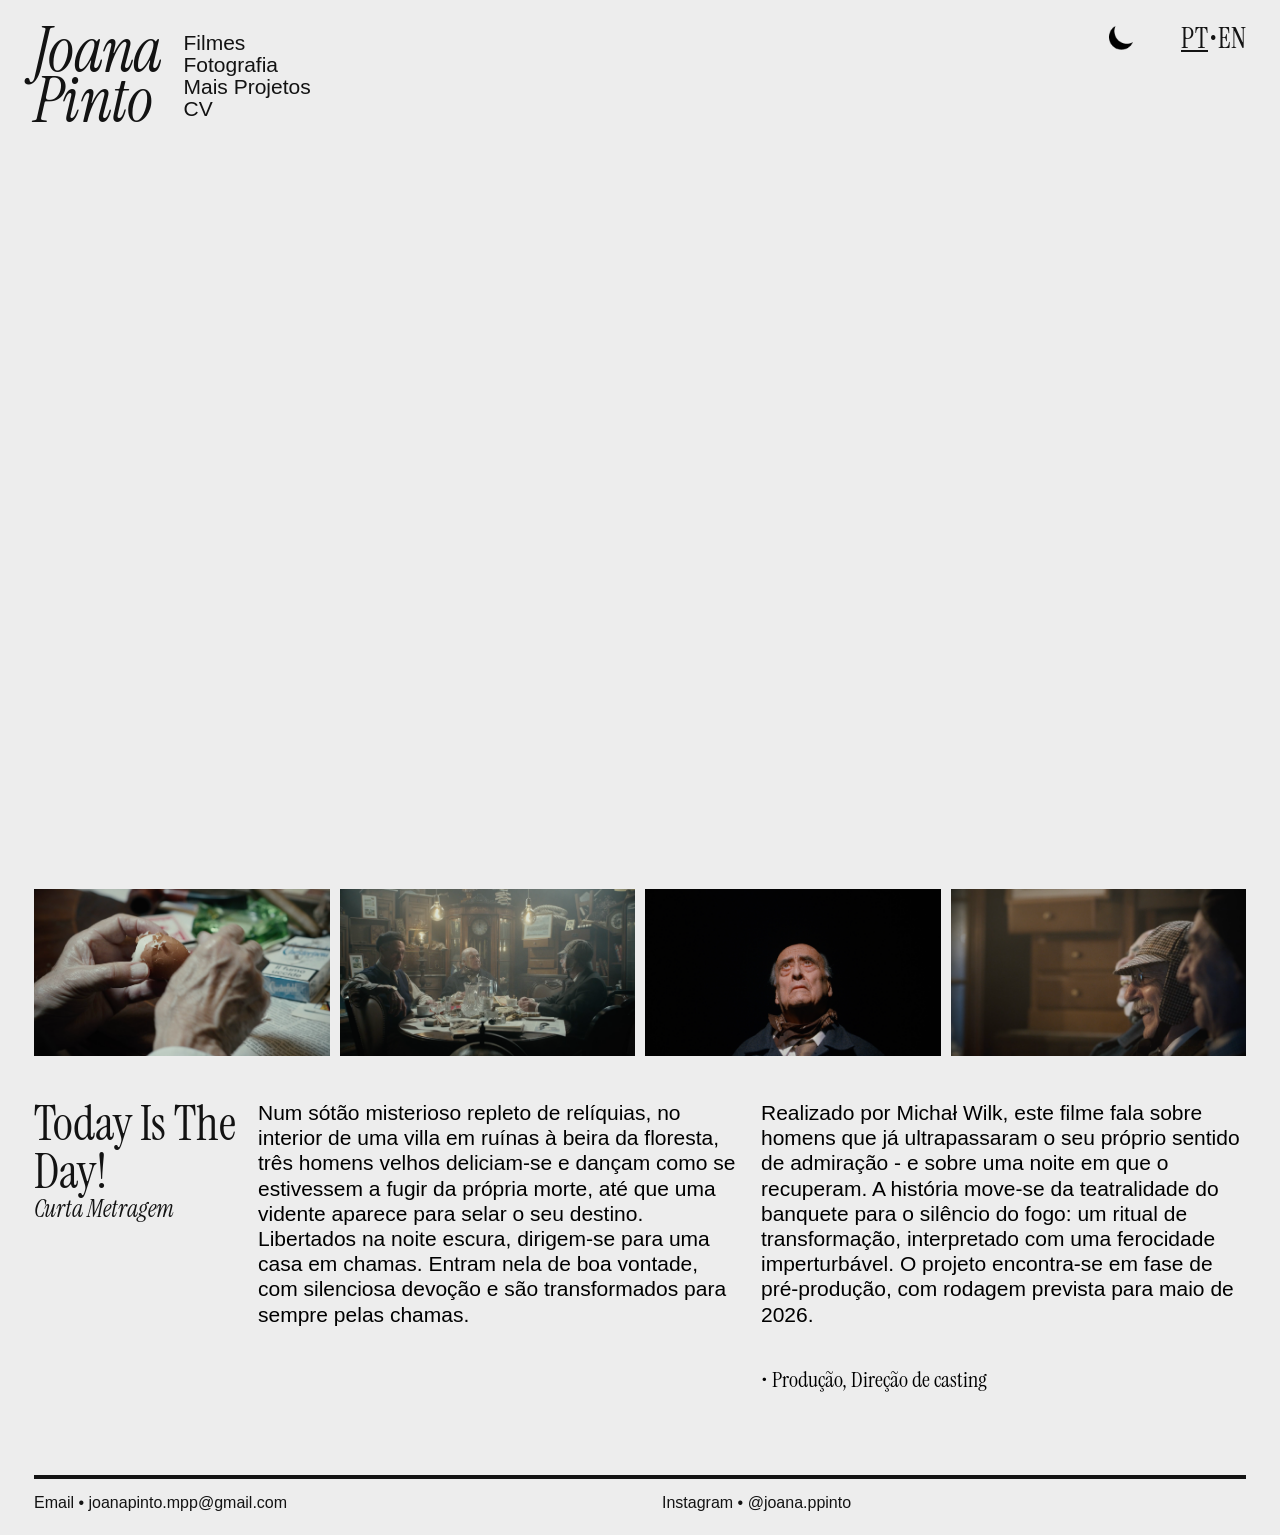
<file: pages/filme-projeto-3.html>
<!DOCTYPE html>
<html lang="pt">
<head>
	<meta charset="UTF-8">
	<meta name="viewport" content="width=device-width, initial-scale=1.0">
	<script>
		(() => {
			const stored = localStorage.getItem("joana-theme");
			const dark = stored ? stored === "dark" : window.matchMedia("(prefers-color-scheme: dark)").matches;
			if (dark) document.documentElement.classList.add("theme-dark");
		})();
	</script>
	<title>Today Is The Day! | Joana Pinto</title>
	<link rel="icon" type="image/png" href="../assets/icons/favicon.png">
	<link rel="preconnect" href="https://fonts.googleapis.com">
	<link rel="preconnect" href="https://fonts.gstatic.com" crossorigin>
	<link href="https://fonts.googleapis.com/css2?family=Instrument+Serif:ital@0;1&display=swap" rel="stylesheet">
	<link rel="stylesheet" href="../styles/styles.css">
</head>
<body class="filme-projeto-page">
	<div class="page">
		<header class="site-header filmes-header">
			<div class="brand filmes-brand">
				<a href="../index.html" class="brand-home-link">
					<div class="brand-name" data-i18n-html="brand.name">Joana<br>Pinto</div>
				</a>
				<nav class="primary-nav">
					<a href="filmes.html" data-i18n="nav.filmes">Filmes</a>
					<a href="fotografia.html" data-i18n="nav.fotografia">Fotografia</a>
					<a href="mais-projetos.html" data-i18n="nav.projetos">Mais Projetos</a>
					<a href="#" data-cv-download data-i18n="nav.cv">CV</a>
				</nav>
			</div>
			<div class="header-tools">
				<button class="theme-toggle" type="button" aria-label="Toggle theme" data-theme-toggle>
					<img src="../assets/icons/sun.png" alt="" class="icon icon-sun" aria-hidden="true">
					<img src="../assets/icons/moon.png" alt="" class="icon icon-moon" aria-hidden="true">
				</button>
				<button class="lang-toggle" type="button" data-lang-toggle>PT<span aria-hidden="true">&bull;</span>EN</button>
			</div>
		</header>

		<main class="film-project-page">
			<section class="film-detail">
				<iframe
					src="https://www.youtube-nocookie.com/embed/ozTr6tRpf6A?rel=0"
					title="Today Is The Day!"
					class="film-detail-video"
					loading="lazy"
					allow="accelerometer; autoplay; clipboard-write; encrypted-media; gyroscope; picture-in-picture; web-share"
					referrerpolicy="strict-origin-when-cross-origin"
					allowfullscreen>
				</iframe>
				<div class="film-detail-stills film-detail-stills-scrollable" aria-label="Today Is The Day! stills">
					<img src="../assets/images/todayistheday/stills%20film%20page/Screenshot%202026-09-10%20at%2023.23.13.png" alt="Today Is The Day! still 1" class="film-detail-still" data-gallery-image loading="lazy" decoding="async">
					<img src="../assets/images/todayistheday/stills%20film%20page/Screenshot%202026-09-10%20at%2023.24.02.png" alt="Today Is The Day! still 2" class="film-detail-still" data-gallery-image loading="lazy" decoding="async">
					<img src="../assets/images/todayistheday/stills%20film%20page/Screenshot%202026-09-10%20at%2023.26.40.png" alt="Today Is The Day! still 3" class="film-detail-still" data-gallery-image loading="lazy" decoding="async">
					<img src="../assets/images/todayistheday/stills%20film%20page/Screenshot%202026-09-10%20at%2023.27.53.png" alt="Today Is The Day! still 4" class="film-detail-still" data-gallery-image loading="lazy" decoding="async">
					<img src="../assets/images/todayistheday/stills%20film%20page/Screenshot%202026-09-10%20at%2023.30.30.png" alt="Today Is The Day! still 5" class="film-detail-still" data-gallery-image loading="lazy" decoding="async">
					<img src="../assets/images/todayistheday/stills%20film%20page/Screenshot%202026-09-10%20at%2023.30.41.png" alt="Today Is The Day! still 6" class="film-detail-still" data-gallery-image loading="lazy" decoding="async">
					<img src="../assets/images/todayistheday/stills%20film%20page/Screenshot%202026-09-10%20at%2023.30.56.png" alt="Today Is The Day! still 7" class="film-detail-still" data-gallery-image loading="lazy" decoding="async">
				</div>
				<div class="film-detail-meta">
					<div>
						<h1 class="film-detail-title" data-i18n="filmes.item3.name">Nome</h1>
						<p class="project-subtitle" data-i18n="filmes.item3.subtitle">curta</p>
					</div>
					<div class="film-detail-copy-columns">
						<p class="film-detail-copy" data-i18n="filmes.item3.copy.col1">
							Num Café apertado, iluminado por candeeiros, numa rua enviesada, três velhos empanturram-se e dançam como se estivessem a fugir da própria morte.
						</p>
						<p class="film-detail-copy" data-i18n-html="filmes.item3.copy.col2">
							Realizado por Michał Wilk, este filme fala sobre homens que já ultrapassaram o seu próprio sentido de admiração.
						</p>
					</div>
				</div>
			</section>
		</main>
		<footer class="site-footer">
			<p class="site-footer-item">Email • <a href="mailto:joanapinto.mpp@gmail.com">joanapinto.mpp@gmail.com</a></p>
			<p class="site-footer-item">Instagram • <a href="https://www.instagram.com/joana.ppinto/" target="_blank" rel="noopener noreferrer">@joana.ppinto</a></p>
		</footer>
	</div>
	<script src="../js/main.js"></script>
</body>
</html>
</file>
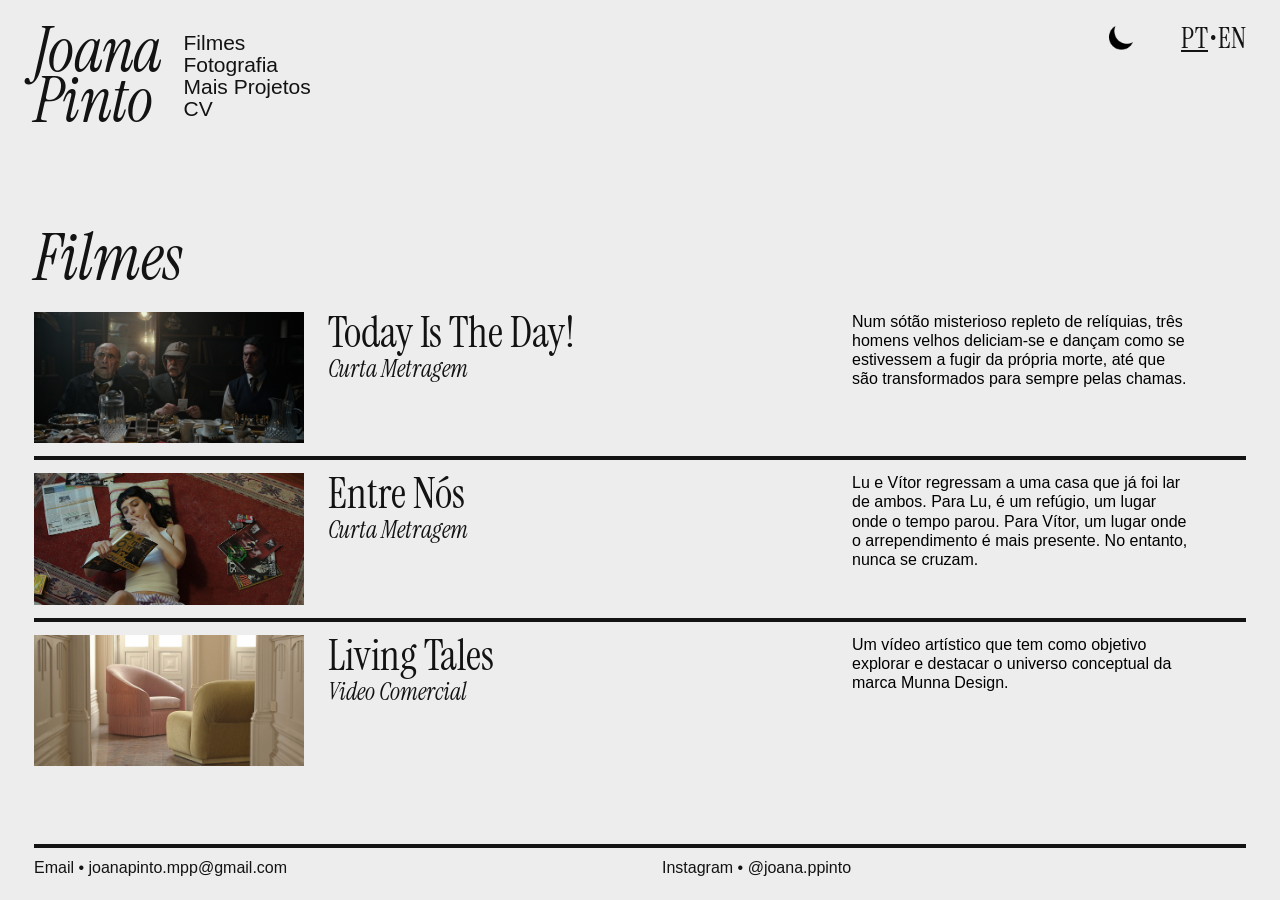
<file: pages/filmes.html>
<!DOCTYPE html>
<html lang="pt">
<head>
	<meta charset="UTF-8">
	<meta name="viewport" content="width=device-width, initial-scale=1.0">
	<script>
		(() => {
			const stored = localStorage.getItem("joana-theme");
			const dark = stored ? stored === "dark" : window.matchMedia("(prefers-color-scheme: dark)").matches;
			if (dark) document.documentElement.classList.add("theme-dark");
		})();
	</script>
	<title>Filmes | Joana Pinto</title>
	<link rel="icon" type="image/png" href="../assets/icons/favicon.png">
	<link rel="preconnect" href="https://fonts.googleapis.com">
	<link rel="preconnect" href="https://fonts.gstatic.com" crossorigin>
	<link href="https://fonts.googleapis.com/css2?family=Instrument+Serif:ital@0;1&display=swap" rel="stylesheet">
	<link rel="stylesheet" href="../styles/styles.css">
</head>
<body class="filmes-page">
	<div class="page">
		<header class="site-header filmes-header">
			<div class="brand filmes-brand">
				<a href="../index.html" class="brand-home-link">
					<div class="brand-name" data-i18n-html="brand.name">Joana<br>Pinto</div>
				</a>
				<nav class="primary-nav">
					<a href="filmes.html" data-i18n="nav.filmes">Filmes</a>
					<a href="fotografia.html" data-i18n="nav.fotografia">Fotografia</a>
					<a href="mais-projetos.html" data-i18n="nav.projetos">Mais Projetos</a>
					<a href="#" data-cv-download data-i18n="nav.cv">CV</a>
				</nav>
			</div>
			<div class="header-tools">
				<button class="theme-toggle" type="button" aria-label="Toggle theme" data-theme-toggle>
					<img src="../assets/icons/sun.png" alt="" class="icon icon-sun" aria-hidden="true">
					<img src="../assets/icons/moon.png" alt="" class="icon icon-moon" aria-hidden="true">
				</button>
				<button class="lang-toggle" type="button" data-lang-toggle>PT<span aria-hidden="true">&bull;</span>EN</button>
			</div>
		</header>

		<main class="films-list" id="filmes">
			<h1 class="films-list-title" data-i18n="filmes.title">Filmes</h1>
			<article class="film-row">
				<img src="../assets/images/todayistheday/capa.jpeg" alt="Today Is The Day! cover" class="film-thumb" loading="lazy" decoding="async">
				<div class="project-title-group">
					<h2 class="film-name"><a href="filme-projeto-3.html" class="film-name-link" data-i18n="filmes.item3.name">Nome</a></h2>
					<p class="project-subtitle" data-i18n="filmes.item3.subtitle">curta</p>
				</div>
				<p class="film-copy" data-i18n="filmes.item3.copy">
					In a mysterious attic thick with relics, inside a decaying villa at the forest’s edge, three old men feast and dance as if outrunning death itself until a fortune teller appears to seal their fate. Set free into the dark night, they journey towards a burning house. Entering it willingly, with quiet piety, they are forever transformed by flames.
				</p>
			</article>

			<article class="film-row">
				<img src="../assets/images/projectcovers/entrenos.png" alt="Film still" class="film-thumb" loading="lazy" decoding="async">
				<div class="project-title-group">
					<h2 class="film-name"><a href="filme-projeto-1.html" class="film-name-link" data-i18n="filmes.item1.name">Nome</a></h2>
					<p class="project-subtitle" data-i18n="filmes.item1.subtitle">Curta Metragem</p>
				</div>
				<p class="film-copy" data-i18n="filmes.item1.copy">
					Lorem ipsum dolor sit amet, consectetur adipiscing elit. Sed do eiusmod tempor
					incididunt ut labore et dolore magna aliqua. Ut enim ad minim veniam, quis nostrud
					exercitation ullamco laboris nisi ut aliquip ex ea commodo consequat.
				</p>
			</article>

			<article class="film-row">
				<img src="../assets/images/projectcovers/livingtales.png" alt="Film still" class="film-thumb" loading="lazy" decoding="async">
				<div class="project-title-group">
					<h2 class="film-name"><a href="filme-projeto-2.html" class="film-name-link" data-i18n="filmes.item2.name">Nome</a></h2>
					<p class="project-subtitle" data-i18n="filmes.item2.subtitle">Video Comercial</p>
				</div>
				<p class="film-copy" data-i18n="filmes.item2.copy">
					Lorem ipsum dolor sit amet, consectetur adipiscing elit. Sed do eiusmod tempor
					incididunt ut labore et dolore magna aliqua. Ut enim ad minim veniam, quis nostrud
					exercitation ullamco laboris nisi ut aliquip ex ea commodo consequat.
				</p>
			</article>

		</main>
		<footer class="site-footer">
			<p class="site-footer-item">Email • <a href="mailto:joanapinto.mpp@gmail.com">joanapinto.mpp@gmail.com</a></p>
			<p class="site-footer-item">Instagram • <a href="https://www.instagram.com/joana.ppinto/" target="_blank" rel="noopener noreferrer">@joana.ppinto</a></p>
		</footer>
	</div>
	<script src="../js/main.js"></script>
</body>
</html>
</file>
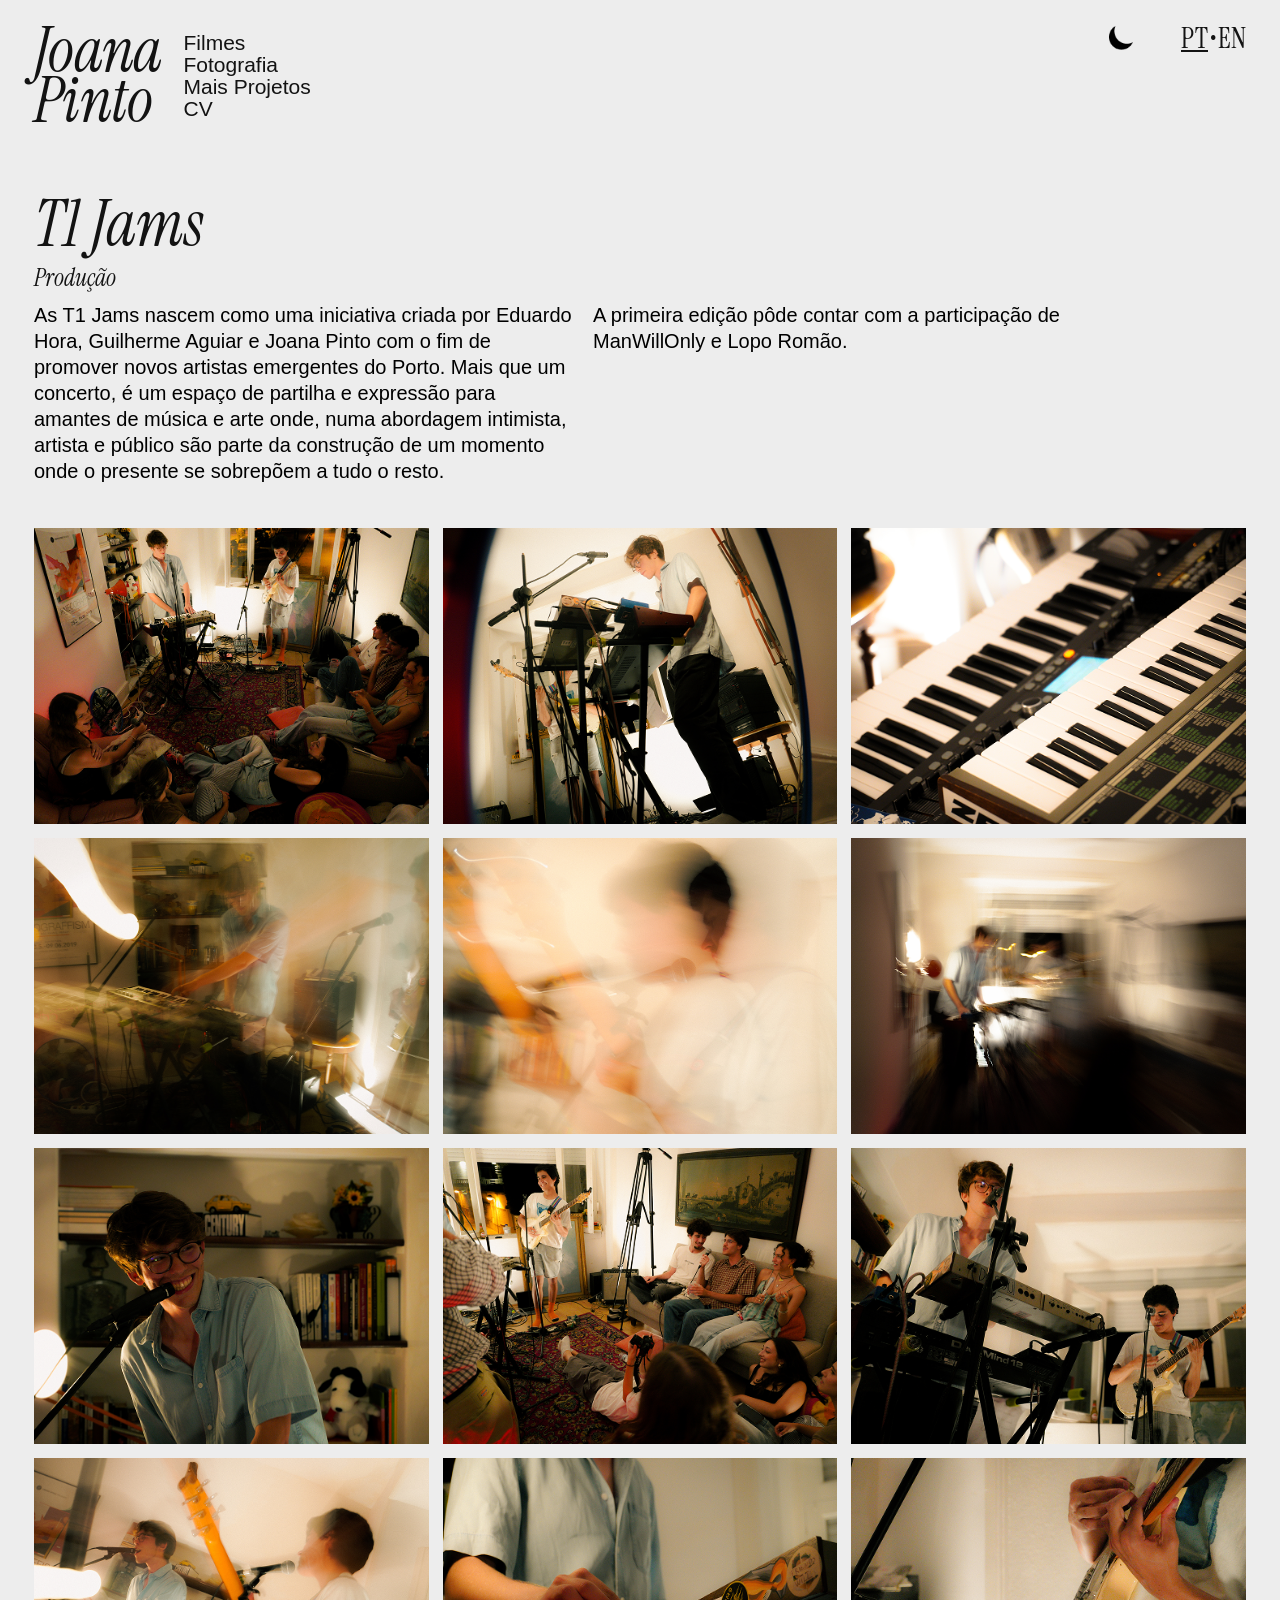
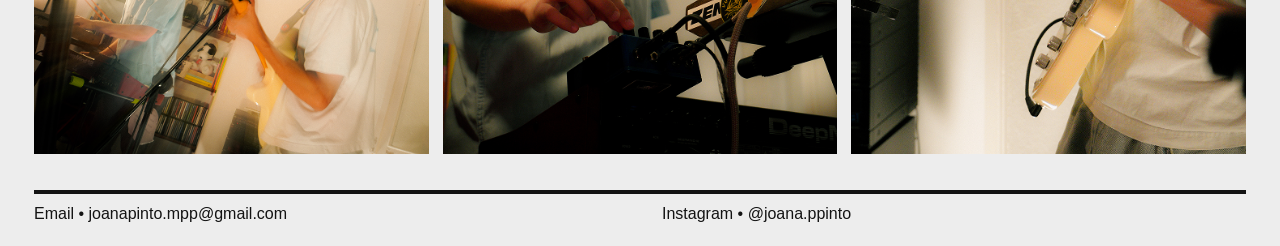
<file: pages/t1-jams.html>
<!DOCTYPE html>
<html lang="pt">
<head>
	<meta charset="UTF-8">
	<meta name="viewport" content="width=device-width, initial-scale=1.0">
	<script>
		(() => {
			const stored = localStorage.getItem("joana-theme");
			const dark = stored ? stored === "dark" : window.matchMedia("(prefers-color-scheme: dark)").matches;
			if (dark) document.documentElement.classList.add("theme-dark");
		})();
	</script>
	<title>T1 Jams | Joana Pinto</title>
	<link rel="icon" type="image/png" href="../assets/icons/favicon.png">
	<link rel="preconnect" href="https://fonts.googleapis.com">
	<link rel="preconnect" href="https://fonts.gstatic.com" crossorigin>
	<link href="https://fonts.googleapis.com/css2?family=Instrument+Serif:ital@0;1&display=swap" rel="stylesheet">
	<link rel="stylesheet" href="../styles/styles.css">
</head>
<body class="t1-jams-page">
	<div class="page">
		<header class="site-header filmes-header">
			<div class="brand filmes-brand">
				<a href="../index.html" class="brand-home-link">
					<div class="brand-name" data-i18n-html="brand.name">Joana<br>Pinto</div>
				</a>
				<nav class="primary-nav">
					<a href="filmes.html" data-i18n="nav.filmes">Filmes</a>
					<a href="fotografia.html" data-i18n="nav.fotografia">Fotografia</a>
					<a href="mais-projetos.html" data-i18n="nav.projetos">Mais Projetos</a>
					<a href="#" data-cv-download data-i18n="nav.cv">CV</a>
				</nav>
			</div>
			<div class="header-tools">
				<button class="theme-toggle" type="button" aria-label="Toggle theme" data-theme-toggle>
					<img src="../assets/icons/sun.png" alt="" class="icon icon-sun" aria-hidden="true">
					<img src="../assets/icons/moon.png" alt="" class="icon icon-moon" aria-hidden="true">
				</button>
				<button class="lang-toggle" type="button" data-lang-toggle>PT<span aria-hidden="true">&bull;</span>EN</button>
			</div>
		</header>

		<main class="project-gallery-page" id="t1-jams">
			<h1 class="films-list-title">T1 Jams</h1>
			<p class="project-subtitle" data-i18n="t1.subtitle">Produção</p>
			<div class="project-copy-columns">
				<p class="project-copy" data-i18n="t1.copy.col1">
					Lorem ipsum dolor sit amet, consectetur adipiscing elit. Sed do eiusmod tempor incididunt ut labore et dolore magna aliqua.
				</p>
				<p class="project-copy" data-i18n-html="t1.copy.col2">
					Lorem ipsum dolor sit amet, consectetur adipiscing elit. Sed do eiusmod tempor incididunt ut labore et dolore magna aliqua.
				</p>
			</div>
			<section class="analog-gallery">
				<img src="../assets/images/t1/1.png" alt="T1 Jams 1" class="gallery-image" data-gallery-image loading="lazy" decoding="async">
				<img src="../assets/images/t1/2.png" alt="T1 Jams 2" class="gallery-image" data-gallery-image loading="lazy" decoding="async">
				<img src="../assets/images/t1/3.png" alt="T1 Jams 3" class="gallery-image" data-gallery-image loading="lazy" decoding="async">
				<img src="../assets/images/t1/4.png" alt="T1 Jams 4" class="gallery-image" data-gallery-image loading="lazy" decoding="async">
				<img src="../assets/images/t1/5.png" alt="T1 Jams 5" class="gallery-image" data-gallery-image loading="lazy" decoding="async">
				<img src="../assets/images/t1/6.png" alt="T1 Jams 6" class="gallery-image" data-gallery-image loading="lazy" decoding="async">
				<img src="../assets/images/t1/7.png" alt="T1 Jams 7" class="gallery-image" data-gallery-image loading="lazy" decoding="async">
				<img src="../assets/images/t1/8.png" alt="T1 Jams 8" class="gallery-image" data-gallery-image loading="lazy" decoding="async">
				<img src="../assets/images/t1/9.png" alt="T1 Jams 9" class="gallery-image" data-gallery-image loading="lazy" decoding="async">
				<img src="../assets/images/t1/10.png" alt="T1 Jams 10" class="gallery-image" data-gallery-image loading="lazy" decoding="async">
				<img src="../assets/images/t1/11.png" alt="T1 Jams 11" class="gallery-image" data-gallery-image loading="lazy" decoding="async">
				<img src="../assets/images/t1/12.png" alt="T1 Jams 12" class="gallery-image" data-gallery-image loading="lazy" decoding="async">
			</section>
		</main>
		<footer class="site-footer">
			<p class="site-footer-item">Email • <a href="mailto:joanapinto.mpp@gmail.com">joanapinto.mpp@gmail.com</a></p>
			<p class="site-footer-item">Instagram • <a href="https://www.instagram.com/joana.ppinto/" target="_blank" rel="noopener noreferrer">@joana.ppinto</a></p>
		</footer>
	</div>
	<script src="../js/main.js"></script>
</body>
</html>
</file>
<file: styles/styles.css>
* {
	box-sizing: border-box;
	margin: 0;
	padding: 0;
}

:root {
	--bg: #ededed;
	--ink: #131313;
	--ink-muted: #4b4b4b;
	--paper: #f6f4f0;
	--paper-glow: #fbfaf7;
	--accent: #0d0d0d;
	--border: rgba(10, 10, 10, 0.12);
	--max-width: 1160px;
	--theme-transition: 220ms ease-in-out;
	--rule-thickness: 4px;
}

html.theme-no-transition,
html.theme-no-transition * {
	transition: none !important;
}

body {
	font-family: "Helvetica Neue", Helvetica, Arial, sans-serif;
	color: var(--ink);
	background: var(--bg);
	min-height: 100vh;
	display: flex;
	line-height: 1.6;
	transition: background-color var(--theme-transition);
}

body.theme-dark,
html.theme-dark body {
	--bg: #121110;
	--ink: #ededed;
	--ink-muted: #d4d4d4;
	--border: rgba(237, 237, 237, 0.35);
}

.page {
	max-width: none;
	margin: 0;
	padding: 24px 34px 24px;
	width: 100%;
	display: flex;
	flex-direction: column;
	min-height: 100vh;
}

.site-header {
	display: flex;
	align-items: flex-start;
	justify-content: space-between;
	gap: 24px;
}

.brand {
	display: flex;
	align-items: flex-start;
	gap: 22px;
}

.brand-name {
	font-family: "Instrument Serif", "Times New Roman", serif;
	font-size: 62px;
	line-height: 0.8;
	letter-spacing: -0.7px;
	font-style: italic;
	position: relative;
	top: 2px;
}

.primary-nav {
	display: flex;
	flex-direction: column;
	gap: 0;
	font-size: 21px;
	font-family: "Helvetica Neue", Helvetica, Arial, sans-serif;
	font-weight: 400;
	line-height: 1.05;
	margin-top: 8px;
}

.primary-nav a {
	color: var(--ink);
	text-decoration: none;
}

.primary-nav a:hover,
.primary-nav a:focus {
	text-decoration: underline;
}

.header-tools {
	display: flex;
	align-items: center;
	gap: 44px;
}

.theme-toggle {
	display: inline-flex;
	align-items: center;
	justify-content: center;
	width: 30px;
	height: 30px;
	position: relative;
	overflow: hidden;
	padding: 0;
	border: 0;
	background: transparent;
	cursor: pointer;
}

.theme-toggle .icon {
	position: absolute;
	inset: 0;
	width: 28px;
	height: 28px;
	object-fit: contain;
	transition: opacity 360ms ease, transform 360ms ease, filter 360ms ease;
}

.theme-toggle .icon-moon {
	width: 24px;
	height: 24px;
	inset: 2px;
}

body:not(.theme-dark) .theme-toggle .icon-sun {
	opacity: 0;
	transform: scale(0.88);
}

body:not(.theme-dark) .theme-toggle .icon-moon {
	opacity: 1;
	transform: scale(1);
}

body.theme-dark .theme-toggle .icon-moon {
	opacity: 0;
	transform: scale(0.88);
}

body.theme-dark .theme-toggle .icon-sun {
	opacity: 1;
	transform: scale(1);
}

body.theme-dark .theme-toggle .icon {
	filter: invert(1);
}

.lang-toggle {
	font-family: "Instrument Serif", "Times New Roman", serif;
	font-size: 28px;
	background: none;
	border: none;
	color: var(--ink);
	letter-spacing: 0;
	line-height: 1;
	cursor: pointer;
}

.lang-toggle .lang-sep {
	padding: 0 1px;
}

.lang-option {
	text-decoration: none;
}

.lang-option.is-active {
	text-decoration: underline;
	text-underline-offset: 2px;
}

.about {
	margin-top: 140px;
	display: grid;
	grid-template-columns: minmax(150px, 220px) 1fr;
	gap: 24px;
	align-items: start;
}

.home-page .about {
	width: 100%;
	margin-left: 0;
	margin-top: 48px;
	padding-left: 0;
	grid-template-columns: minmax(140px, 220px) minmax(360px, 720px);
	gap: 24px;
}

.home-page main {
	padding-bottom: 64px;
}

.highlights {
	margin-top: 72px;
	overflow: hidden;
}

.highlights h1 {
	font-family: "Instrument Serif", "Times New Roman", serif;
	font-size: 44px;
	font-weight: 400;
	line-height: 1;
}

.highlights-track {
	display: flex;
	gap: 26px;
	overflow-x: auto;
	margin-top: 24px;
	padding-bottom: 4px;
	scrollbar-width: none;
}

.highlights-track::-webkit-scrollbar {
	display: none;
}

.highlight-card {
	display: block;
	flex: 0 0 auto;
	height: 208px;
	transition: opacity 180ms ease-in-out;
}

.highlight-card:hover,
.highlight-card:focus-visible {
	opacity: 0.78;
}

.highlight-card img {
	display: block;
	width: auto;
	height: 100%;
	object-fit: cover;
}

.home-page .about h1 {
	grid-column: 1;
	justify-self: start;
	align-self: start;
	transform: none;
	position: relative;
	top: -4px;
}

.home-page .about-columns {
	grid-column: 2;
	grid-template-columns: 1fr;
	max-width: 620px;
	color: #000;
}

body.theme-dark .home-page .about-columns {
	color: var(--ink-muted);
}

html.theme-dark .home-page .about-columns {
	color: var(--ink-muted);
}

.home-page .about-column {
	grid-column: 1;
}

.home-page .about-column p {
	max-width: 620px;
}

.about-services-line {
	font-family: "Instrument Serif", "Times New Roman", serif;
	font-size: 19px;
	font-weight: 400;
	line-height: 1.2;
	letter-spacing: 0;
	display: block;
}

.about h1 {
	font-family: "Instrument Serif", "Times New Roman", serif;
	font-size: 44px;
	font-weight: 400;
	justify-self: end;
}

.about-columns {
	display: grid;
	grid-template-columns: repeat(2, minmax(0, 1fr));
	gap: 44px;
	color: var(--ink-muted);
	font-size: 19px;
}

.about-column {
	display: flex;
	flex-direction: column;
	gap: 8px;
	grid-column: 2;
}

.about-columns p {
	max-width: none;
}

.about-columns .indented {
	text-indent: 1.35em;
}

.page-title {
	font-family: "Instrument Serif", "Times New Roman", serif;
	font-size: 56px;
	line-height: 0.9;
	letter-spacing: -0.6px;
	font-style: italic;
	font-weight: 400;
}

.filmes-brand {
	gap: 22px;
}

.brand-home-link {
	text-decoration: none;
	color: inherit;
}

.films-list {
	margin-top: 106px;
	border-bottom: 0;
}

.films-list-title {
	font-family: "Instrument Serif", "Times New Roman", serif;
	font-size: 64px;
	font-style: italic;
	font-weight: 400;
	line-height: 0.9;
	margin-bottom: 12px;
}

.film-row {
	display: grid;
	grid-template-columns: 270px minmax(120px, 160px) minmax(280px, 540px);
	gap: 24px;
	align-items: start;
	padding: 13px 0;
	border-bottom: var(--rule-thickness) solid var(--ink);
}


.filmes-page .film-row {
	grid-template-columns: 270px minmax(220px, 280px) minmax(240px, 1fr);
}

.film-row:last-child {
	border-bottom: none;
}

.film-thumb {
	width: 100%;
	height: 176px;
	object-fit: cover;
}



.filmes-page .film-thumb,
.fotografia-page .film-thumb {
	height: auto;
	aspect-ratio: 618 / 301;
}

.film-name {
	font-family: "Instrument Serif", "Times New Roman", serif;
	font-weight: 400;
	font-size: 48px;
	line-height: 1;
}


.filmes-page .film-name,
.fotografia-page .film-name {
	font-size: 42px;
	white-space: nowrap;
}

.project-title-group {
	display: flex;
	flex-direction: column;
	gap: 2px;
}

.project-subtitle {
	font-family: "Instrument Serif", "Times New Roman", serif;
	font-size: 24px;
	font-style: italic;
	font-weight: 400;
	line-height: 1.05;
}

.t1-jams-page .project-subtitle {
	margin-bottom: 12px;
}


.filmes-page .project-subtitle,
.fotografia-page .project-subtitle {
	white-space: nowrap;
}

.film-name-link {
	color: inherit;
	text-decoration: none;
}

.film-name-link:hover,
.film-name-link:focus {
	text-decoration: underline;
}

.film-copy {
	font-size: 16px;
	line-height: 1.2;
	font-weight: 400;
	letter-spacing: 0;
	max-width: 340px;
	margin-left: 220px;
}

.film-copy-two-columns {
	column-count: 2;
	column-gap: 18px;
	max-width: 560px;
}

.site-footer {
	border-top: var(--rule-thickness) solid var(--ink);
	margin-top: auto;
	padding-top: 12px;
	font-family: "Helvetica Neue", Helvetica, Arial, sans-serif;
	font-size: 16px;
	line-height: 1;
	display: grid;
	grid-template-columns: minmax(0, 1fr) minmax(0, 1fr);
	align-items: baseline;
	gap: 44px;
}

.filme-projeto-page .site-footer,
.home-page .site-footer {
	padding-top: 16px;
}

.filme-projeto-page main {
	padding-bottom: 84px;
}

.site-footer-item {
	white-space: nowrap;
}

.site-footer-item a {
	color: inherit;
	text-decoration: none;
	text-underline-offset: 2px;
}

.site-footer-item a:hover,
.site-footer-item a:focus-visible {
	text-decoration: underline;
}

.site-footer-item:last-child {
	justify-self: start;
}

.project-gallery-page {
	margin-top: 72px;
	padding-bottom: 36px;
}

.analogicos-page .films-list-title {
	margin-bottom: 34px;
}

.falcon-quest-page .films-list-title {
	margin-bottom: 34px;
}

.falcon-quest-page .project-copy-columns {
	margin-top: 0;
	margin-bottom: 44px;
}

.falcon-quest-page .analog-gallery {
	margin-top: 0;
}

.film-project-page {
	margin-top: 72px;
}

.film-project-page .film-detail {
	margin-top: 0;
	padding-top: 0;
	border-top: 0;
}

.film-detail {
	margin-top: 42px;
	padding-top: 10px;
	border-top: var(--rule-thickness) solid var(--ink);
}

.film-detail-hero {
	width: 100%;
	max-height: 72vh;
	object-fit: cover;
	display: block;
}

.film-detail-video {
	width: 100%;
	aspect-ratio: 16 / 9;
	border: 0;
	display: block;
}

.film-detail-stills {
	margin-top: 12px;
	display: grid;
	grid-template-columns: repeat(4, minmax(0, 1fr));
	gap: 10px;
}

.film-detail-stills-scrollable {
	display: flex;
	overflow-x: auto;
	scroll-snap-type: x proximity;
	scrollbar-width: thin;
}

.film-detail-stills-scrollable .film-detail-still {
	flex: 0 0 calc((100% - 30px) / 4);
	min-width: 0;
	scroll-snap-align: start;
}

.film-detail-still {
	width: 100%;
	aspect-ratio: 405 / 229;
	object-fit: cover;
	display: block;
	cursor: zoom-in;
}

.film-detail-meta {
	margin-top: 44px;
	display: grid;
	grid-template-columns: minmax(140px, 210px) minmax(0, 1fr);
	gap: 14px;
	align-items: start;
}

.film-detail-title {
	font-family: "Instrument Serif", "Times New Roman", serif;
	font-size: 48px;
	font-weight: 400;
	line-height: 1;
}

.film-detail-copy {
	font-size: 21px;
	line-height: 1.2;
	font-family: "Helvetica Neue", Helvetica, Arial, sans-serif;
	max-width: 560px;
}

.film-detail-copy-columns {
	display: grid;
	grid-template-columns: repeat(2, minmax(0, 1fr));
	gap: 18px;
	max-width: none;
}

.film-detail-copy-columns .film-detail-copy {
	max-width: none;
}

.film-detail-credits {
	margin-top: 16px;
	font-family: "Instrument Serif", "Times New Roman", serif;
	font-size: 22px;
	line-height: 1.05;
	font-weight: 400;
	display: block;
}

.film-detail-capa-wrap {
	margin-top: 54px;
	width: 68%;
	max-width: 920px;
}

.film-detail-capa {
	width: 100%;
	aspect-ratio: 1256 / 889;
	object-fit: cover;
	display: block;
	cursor: zoom-in;
}

.film-detail-backstage {
	margin-top: 54px;
}

.film-detail-subsection-title {
	font-family: "Instrument Serif", "Times New Roman", serif;
	font-size: 42px;
	font-weight: 400;
	font-style: italic;
	line-height: 1;
}

.ppd-page .ppd-hero {
	display: grid;
	grid-template-columns: minmax(0, 1.15fr) minmax(320px, 0.85fr);
	gap: 28px;
	align-items: start;
	margin-top: 14px;
	margin-bottom: 44px;
}

.ppd-page .ppd-capa-wrap {
	margin-top: 0;
	width: 100%;
	max-width: none;
}

.ppd-page .ppd-meta {
	margin-top: 0;
	grid-template-columns: 1fr;
	gap: 18px;
}

.ppd-page .ppd-copy-columns {
	grid-template-columns: 1fr;
	gap: 16px;
}

.ppd-page .ppd-copy-columns .film-detail-copy {
	font-size: 18px;
	line-height: 1.28;
}

.back-to-top {
	position: fixed;
	right: 22px;
	bottom: 22px;
	width: 64px;
	height: 64px;
	border: 0;
	border-radius: 0;
	background: transparent;
	padding: 0;
	cursor: pointer;
	display: grid;
	place-items: center;
	opacity: 0;
	visibility: hidden;
	transform: translateY(10px);
	transition: opacity 200ms ease, transform 200ms ease, visibility 200ms ease;
	z-index: 1000;
}

.back-to-top-icon {
	width: 44px;
	height: 44px;
	object-fit: contain;
	display: block;
}

.back-to-top-icon.dark {
	display: block;
}

.back-to-top-icon.light {
	display: none;
}

body.theme-dark .back-to-top-icon.dark {
	display: none;
}

body.theme-dark .back-to-top-icon.light {
	display: block;
}

.back-to-top.is-visible {
	opacity: 1;
	visibility: visible;
	transform: translateY(0);
}

.back-to-top:hover,
.back-to-top:focus-visible {
	transform: translateY(0) scale(1.06);
	outline: none;
}

.film-detail-thumbs {
	margin-top: 30px;
	display: grid;
	grid-template-columns: repeat(4, minmax(0, 1fr));
	gap: 16px;
}

.film-thumb-button {
	display: block;
	padding: 0;
	border: 0;
	background: transparent;
	cursor: pointer;
	opacity: 0.88;
}

.film-thumb-button.is-active {
	opacity: 1;
	outline: 2px solid var(--ink);
	outline-offset: 2px;
}

.film-thumb-preview {
	width: 100%;
	aspect-ratio: 16 / 9;
	object-fit: cover;
	display: block;
}

.film-detail-preview-wrap {
	margin-top: 16px;
	max-width: min(760px, 100%);
}

.film-detail-preview {
	width: 100%;
	aspect-ratio: 16 / 9;
	object-fit: cover;
	display: block;
}

.analog-gallery {
	display: grid;
	grid-template-columns: repeat(3, minmax(0, 1fr));
	gap: 14px;
}

.project-gallery-intro {
	margin: 14px 0 28px;
	max-width: 760px;
	color: var(--ink-muted);
	font-size: 20px;
	line-height: 1.3;
}

.project-copy-columns {
	margin: 14px 0 28px;
	max-width: 1100px;
	display: grid;
	grid-template-columns: repeat(2, minmax(0, 1fr));
	gap: 18px;
	align-items: start;
}

.t1-jams-page .project-copy-columns {
	margin-top: 0;
	margin-bottom: 44px;
}

.project-copy {
	font-size: 20px;
	line-height: 1.3;
	color: var(--ink-muted);
}

body:not(.theme-dark) .about-columns,
body:not(.theme-dark) .film-copy,
body:not(.theme-dark) .film-detail-copy,
body:not(.theme-dark) .project-gallery-intro,
body:not(.theme-dark) .project-copy {
	color: #000;
}

.gallery-image {
	width: 100%;
	aspect-ratio: 4 / 3;
	object-fit: cover;
	cursor: default;
}

.analog-gallery .gallery-image {
	cursor: zoom-in;
}

.coppelia-video-stack {
	display: grid;
	grid-template-columns: 1fr;
	gap: 14px;
	margin-bottom: 14px;
}

.coppelia-video-grid {
	display: grid;
	grid-template-columns: repeat(2, minmax(0, 1fr));
	gap: 14px;
}

.coppelia-video-card {
	width: 100%;
	aspect-ratio: 16 / 9;
	border: 0;
	padding: 0;
	background: #b6b6b6;
	position: relative;
	cursor: zoom-in;
	overflow: hidden;
}

body.theme-dark .coppelia-video-card {
	background: #5b5b5b;
}

.coppelia-video-card:hover,
.coppelia-video-card:focus-visible {
	filter: brightness(0.94);
	outline: 1px solid var(--ink);
	outline-offset: 0;
}

.coppelia-video-preview {
	width: 100%;
	height: 100%;
	display: block;
	object-fit: cover;
	pointer-events: none;
	background: #000;
}

.coppelia-video-placeholder-label {
	position: absolute;
	left: 50%;
	top: 50%;
	transform: translate(-50%, -50%);
	font-family: "Neue Montreal", "Helvetica Neue", sans-serif;
	font-size: 18px;
	letter-spacing: 0.04em;
	text-transform: uppercase;
	color: rgba(0, 0, 0, 0.65);
}

body.theme-dark .coppelia-video-placeholder-label {
	color: rgba(255, 255, 255, 0.74);
}

.lightbox {
	position: fixed;
	inset: 0;
	background: rgba(0, 0, 0, 0.9);
	display: none;
	align-items: center;
	justify-content: center;
	z-index: 9999;
	padding: 28px;
}

.lightbox.is-open {
	display: flex;
}

.lightbox-image {
	max-width: min(1200px, 90vw);
	max-height: 88vh;
	object-fit: contain;
	box-shadow: 0 20px 80px rgba(0, 0, 0, 0.5);
}

.lightbox-video {
	max-width: min(1200px, 90vw);
	max-height: 88vh;
	width: min(1200px, 90vw);
	height: auto;
	background: #000;
	box-shadow: 0 20px 80px rgba(0, 0, 0, 0.5);
}

.lightbox-empty {
	display: none;
	min-width: min(720px, 80vw);
	min-height: min(405px, 56vw);
	max-width: 90vw;
	max-height: 80vh;
	background: #2f2f2f;
	color: #fff;
	font-size: 22px;
	line-height: 1.2;
	align-items: center;
	justify-content: center;
	text-align: center;
	padding: 24px;
	box-shadow: 0 20px 80px rgba(0, 0, 0, 0.5);
}

.lightbox-control {
	position: absolute;
	border: 0;
	background: transparent;
	color: #fff;
	font-size: 40px;
	line-height: 1;
	padding: 0;
	cursor: pointer;
	text-shadow: 0 2px 10px rgba(0, 0, 0, 0.55);
}

.lightbox-control.prev {
	left: 16px;
}

.lightbox-control.next {
	right: 16px;
}

.lightbox-control.close {
	top: 14px;
	right: 14px;
	font-size: 34px;
}

body.theme-animated,
body.theme-animated * {
	transition: background-color var(--theme-transition);
}

@media (max-width: 900px) {
	.page {
		padding: 14px 24px 72px;
	}

	.site-header {
		flex-direction: column;
		align-items: flex-start;
	}

	.brand {
		width: 100%;
		justify-content: space-between;
		gap: 24px;
		flex-wrap: wrap;
	}

	.primary-nav {
		font-size: 19px;
		gap: 1px;
	}

	body.home-page main {
		padding-bottom: 64px;
	}

	.filme-projeto-page main,
	.project-gallery-page,
	.projetos-page .films-list {
		padding-bottom: 56px;
	}

	.header-tools {
		width: 100%;
		justify-content: space-between;
		gap: 14px;
	}

	.about {
		margin-top: 96px;
		grid-template-columns: 1fr;
		gap: 32px;
	}

	.home-page .about {
		width: 100%;
		margin-left: 0;
		padding-left: 0;
		grid-template-columns: 1fr;
		gap: 32px;
	}

	.highlights {
		margin-top: 58px;
	}

	.highlight-card {
		height: 170px;
	}

	.home-page .about {
		margin-top: 44px;
	}

	.about h1 {
		font-size: 38px;
	}

	.about-columns {
		grid-template-columns: 1fr;
		gap: 34px;
		font-size: 17px;
	}

	.project-copy-columns {
		grid-template-columns: 1fr;
	}

	.about-column {
		grid-column: 1;
	}

	.films-list {
		margin-top: 78px;
	}

	.film-project-page,
	.project-gallery-page {
		margin-top: 58px;
	}

	.films-list-title {
		font-size: 40px;
	}

	.project-subtitle {
		font-size: 22px;
	}

	.film-row {
		grid-template-columns: 220px minmax(120px, 140px) 1fr;
	}

	.filmes-page .film-row {
		grid-template-columns: 200px minmax(0, 1fr);
		gap: 18px;
	}

	.fotografia-page .film-row {
		grid-template-columns: 1fr;
		gap: 8px;
	}

	.fotografia-page .films-list {
		padding-bottom: 56px;
	}

	.filmes-page .film-thumb,
	.fotografia-page .film-thumb {
		height: auto;
		aspect-ratio: 618 / 301;
	}

	.filmes-page .project-title-group {
		grid-column: 2;
	}

	.filmes-page .film-copy {
		grid-column: 2;
		margin-left: 0;
		max-width: none;
	}

	.film-thumb {
		height: 160px;
	}


	.film-copy {
		font-size: 15px;
		max-width: 300px;
		margin-left: 130px;
		line-height: 1.2;
	}

	.film-copy-two-columns {
		column-count: 1;
		max-width: 300px;
	}

	.film-detail-title {
		font-size: 42px;
	}

	.film-detail-copy {
		font-size: 17px;
		max-width: 100%;
	}

	.ppd-page .ppd-hero {
		grid-template-columns: 1fr;
		gap: 18px;
		margin-bottom: 32px;
	}

	.ppd-page .ppd-copy-columns .film-detail-copy {
		font-size: 16px;
	}

	.film-detail-copy-columns {
		grid-template-columns: 1fr;
	}

	.film-detail-stills {
		grid-template-columns: repeat(2, minmax(0, 1fr));
	}

	.film-detail-stills-scrollable .film-detail-still {
		flex-basis: calc((100% - 12px) / 2);
	}

	.film-detail-meta {
		grid-template-columns: 1fr;
		gap: 12px;
	}

	.film-detail-capa-wrap {
		width: 100%;
		max-width: 100%;
	}

	.film-detail-thumbs {
		grid-template-columns: repeat(2, minmax(0, 1fr));
	}

	.site-footer {
		font-size: 20px;
		gap: 18px;
		padding-top: 20px;
	}

	.home-page .site-footer {
		grid-template-columns: minmax(0, 1fr) minmax(0, 1fr);
		column-gap: 18px;
		padding-top: 20px;
	}

	.home-page .site-footer .site-footer-item:first-child,
	.home-page .site-footer .site-footer-item:last-child {
		grid-column: auto;
	}

	.analog-gallery {
		grid-template-columns: repeat(2, minmax(0, 1fr));
	}

	.coppelia-video-grid {
		grid-template-columns: 1fr;
	}
}

@media (max-width: 640px) {
	.page {
		padding: 10px 18px 52px;
	}

	.brand {
		flex-direction: row;
		align-items: flex-start;
		gap: 14px;
		flex-wrap: nowrap;
	}

	.brand-name {
		font-size: 42px;
		line-height: 0.85;
	}

	.primary-nav {
		font-size: 16px;
		line-height: 1.12;
		gap: 2px;
	}

	body.home-page main {
		padding-bottom: 56px;
	}

	.filme-projeto-page main,
	.project-gallery-page,
	.projetos-page .films-list {
		padding-bottom: 56px;
	}

	.header-tools {
		width: 100%;
		justify-content: space-between;
		gap: 14px;
	}

	.lang-toggle {
		font-size: 22px;
	}

	.theme-toggle {
		width: 26px;
		height: 26px;
	}

	.theme-toggle .icon {
		width: 24px;
		height: 24px;
	}

	.theme-toggle .icon-moon {
		width: 20px;
		height: 20px;
		inset: 3px;
	}

	.about-columns {
		grid-template-columns: 1fr;
	}

	.highlights {
		margin-top: 48px;
	}

	.highlights h1 {
		font-size: 34px;
	}

	.highlights-track {
		gap: 14px;
		margin-top: 16px;
	}

	.highlight-card {
		height: 150px;
	}

	.home-page .about {
		margin-top: 32px;
	}

	.about-columns p {
		max-width: none;
	}

	.about h1 {
		font-size: 34px;
	}

	.about-columns {
		font-size: 16px;
	}

	.filmes-brand {
		gap: 10px;
	}

	.films-list {
		margin-top: 62px;
	}

	.film-project-page,
	.project-gallery-page {
		margin-top: 36px;
	}

	.films-list-title {
		font-size: 32px;
		margin-bottom: 10px;
	}

	.project-subtitle {
		font-size: 16px;
	}

	.film-row {
		grid-template-columns: 1fr;
		gap: 8px;
		padding: 10px 0;
	}

	.filmes-page .film-row {
		grid-template-columns: 1fr;
		gap: 8px;
	}

	.filmes-page .project-title-group,
	.filmes-page .film-copy,
	.fotografia-page .project-title-group,
	.fotografia-page .film-copy {
		grid-column: auto;
	}

	.film-thumb {
		height: 200px;
	}


	.film-name {
		font-size: 32px;
		white-space: normal;
	}

	.filmes-page .film-name,
	.fotografia-page .film-name {
		font-size: 32px;
		white-space: normal;
	}

	.filmes-page .project-subtitle,
	.fotografia-page .project-subtitle {
		white-space: normal;
	}

	.film-copy {
		font-size: 15px;
		max-width: none;
		margin-left: 0;
		line-height: 1.15;
	}

	.fotografia-page .films-list {
		padding-bottom: 56px;
	}

	.film-copy-two-columns {
		column-count: 1;
		max-width: none;
	}

	.project-title-group {
		gap: 4px;
	}

	.project-copy-columns {
		margin: 12px 0 22px;
		gap: 12px;
	}

	.project-copy {
		font-size: 16px;
		line-height: 1.35;
	}

	.project-gallery-intro {
		margin: 12px 0 22px;
		font-size: 16px;
	}

	.film-detail {
		margin-top: 22px;
	}

	.film-detail-meta {
		margin-top: 26px;
	}

	.film-detail-title {
		font-size: 32px;
	}

	.film-detail-copy {
		font-size: 15px;
		max-width: none;
		line-height: 1.2;
	}

	.ppd-page .ppd-hero {
		margin-top: 10px;
		gap: 14px;
		margin-bottom: 24px;
	}

	.ppd-page .ppd-copy-columns .film-detail-copy {
		font-size: 15px;
	}

	.film-detail-copy-columns {
		grid-template-columns: 1fr;
		gap: 12px;
	}

	.film-detail-thumbs {
		grid-template-columns: 1fr;
	}

	.film-detail-stills {
		grid-template-columns: 1fr;
		gap: 12px;
	}

	.film-detail-credits {
		font-size: 18px;
		margin-top: 12px;
	}

	.film-detail-capa-wrap {
		margin-top: 36px;
		width: 100%;
		max-width: 100%;
	}

	.film-detail-backstage {
		margin-top: 36px;
	}

	.film-detail-subsection-title {
		font-size: 32px;
	}

	.site-footer {
		font-size: 15px;
		line-height: 1.25;
		grid-template-columns: 1fr;
		gap: 8px;
		padding-top: 20px;
	}

	.home-page .site-footer {
		grid-template-columns: 1fr;
		padding-top: 20px;
	}

	.home-page .site-footer .site-footer-item:first-child,
	.home-page .site-footer .site-footer-item:last-child {
		grid-column: auto;
	}

	.site-footer-item {
		white-space: normal;
		overflow-wrap: anywhere;
	}

	.analog-gallery {
		grid-template-columns: 1fr;
		gap: 12px;
	}

	.coppelia-video-stack {
		gap: 12px;
		margin-bottom: 12px;
	}

	.coppelia-video-grid {
		grid-template-columns: 1fr;
		gap: 12px;
	}

	.lightbox {
		padding: 16px;
	}

	.lightbox-image,
	.lightbox-video {
		max-width: 92vw;
		max-height: 72vh;
	}

	.lightbox-empty {
		min-width: min(600px, 84vw);
		min-height: min(340px, 56vw);
		font-size: 18px;
	}

	.lightbox-control {
		font-size: 28px;
		padding: 8px 10px;
	}

	.back-to-top {
		right: 16px;
		bottom: 16px;
		width: 54px;
		height: 54px;
	}

	.back-to-top-icon {
		width: 38px;
		height: 38px;
	}
}

@media (max-width: 480px) {
	.page {
		padding: 8px 16px 48px;
	}

	.brand-name {
		font-size: 36px;
	}

	.primary-nav {
		font-size: 15px;
	}

	.films-list {
		margin-top: 54px;
	}

	.films-list-title {
		font-size: 30px;
	}

	.film-name {
		font-size: 30px;
	}

	.film-copy {
		font-size: 14px;
	}

	.film-detail-title {
		font-size: 30px;
	}

	.film-detail-copy,
	.project-copy,
	.project-gallery-intro {
		font-size: 15px;
	}

	.film-thumb {
		height: 180px;
	}

	.site-footer {
		font-size: 14px;
	}

	.lightbox-control.prev {
		left: 10px;
	}

	.lightbox-control.next {
		right: 10px;
	}

	.lightbox-control.close {
		top: 10px;
		right: 10px;
	}
}
</file>
